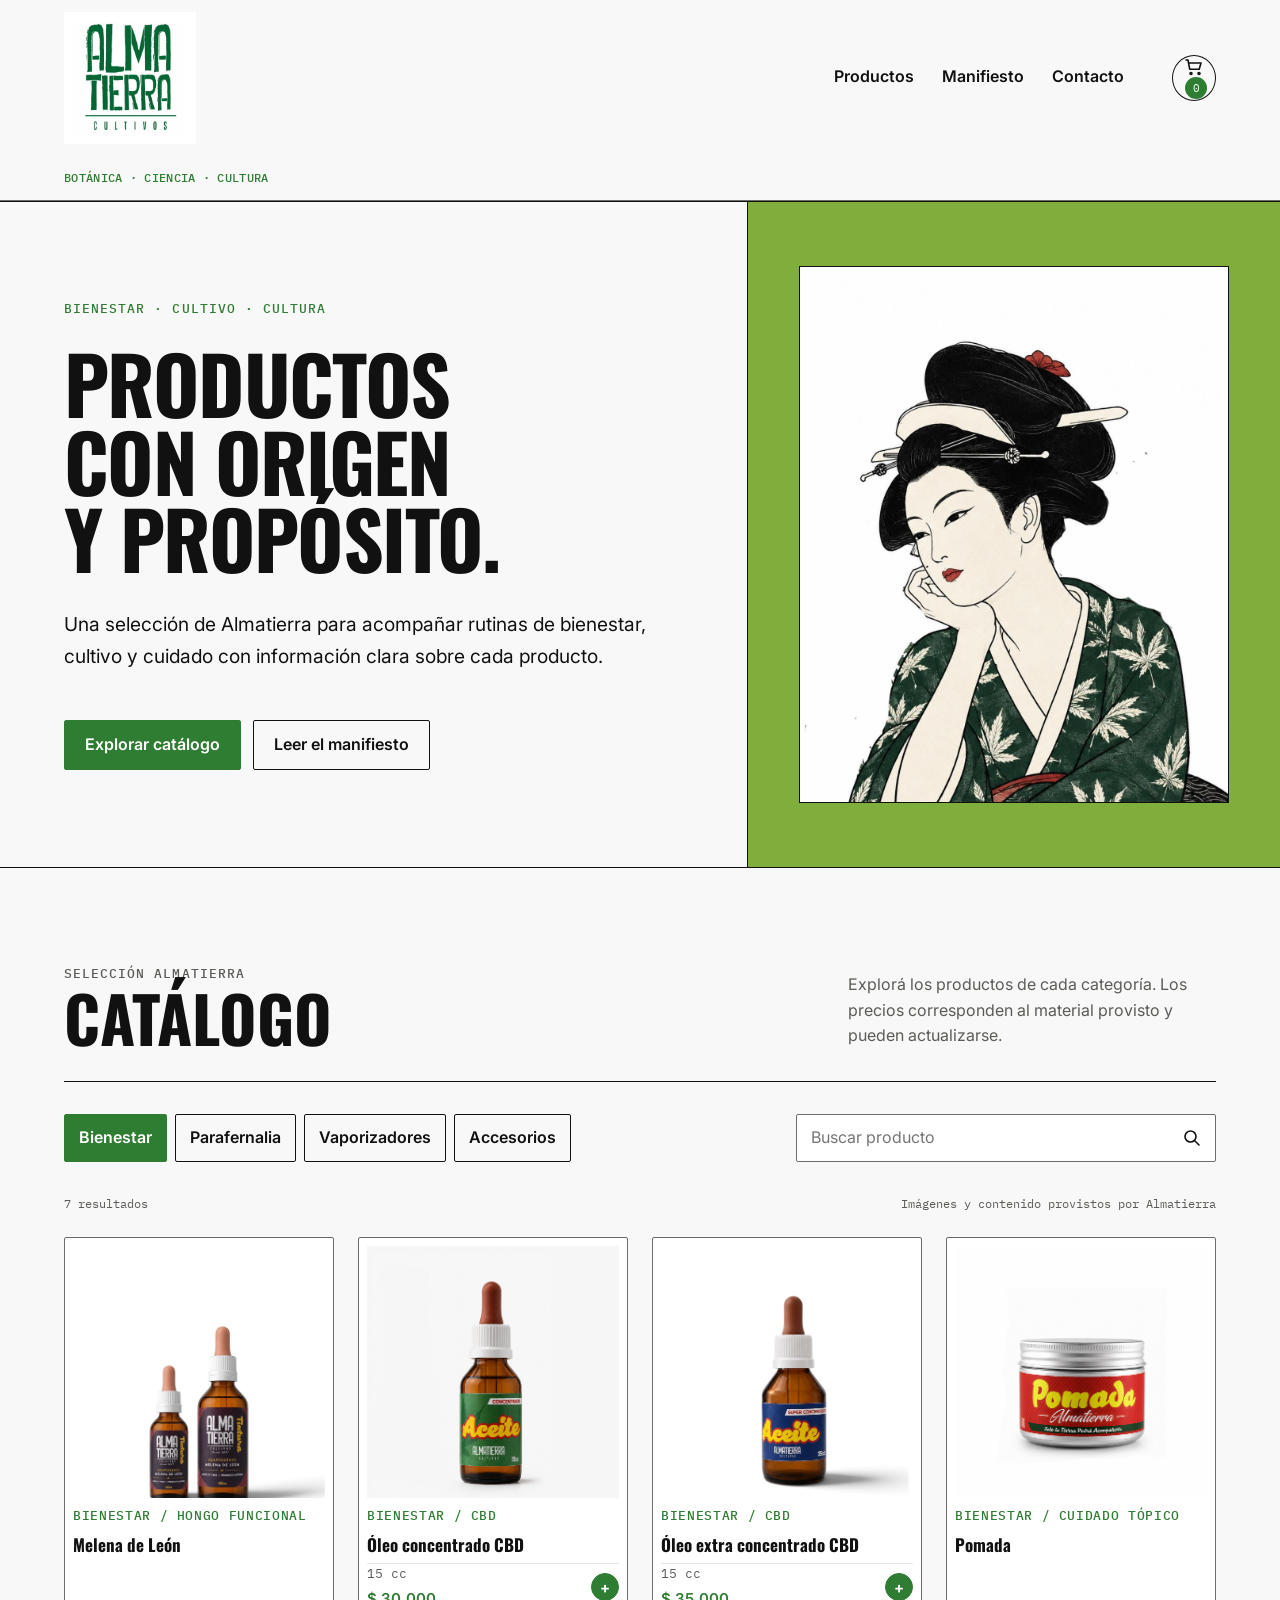
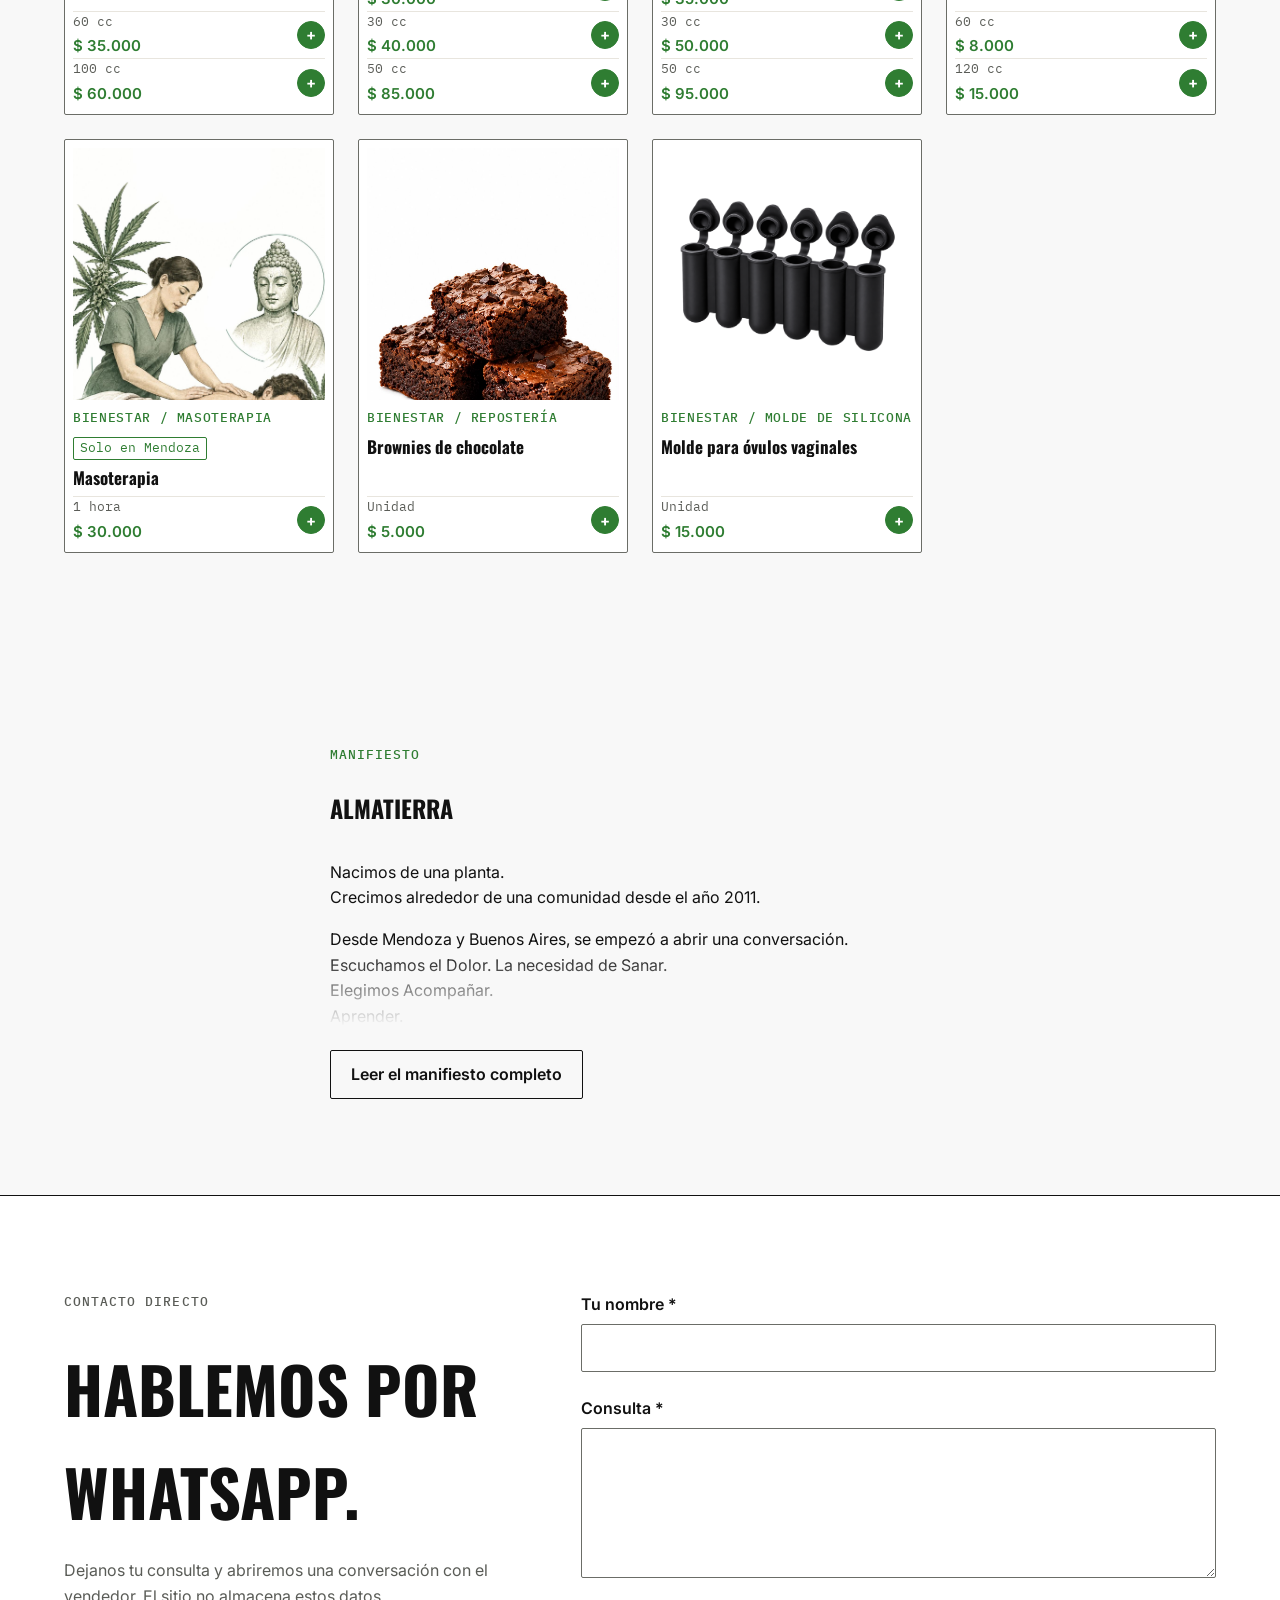
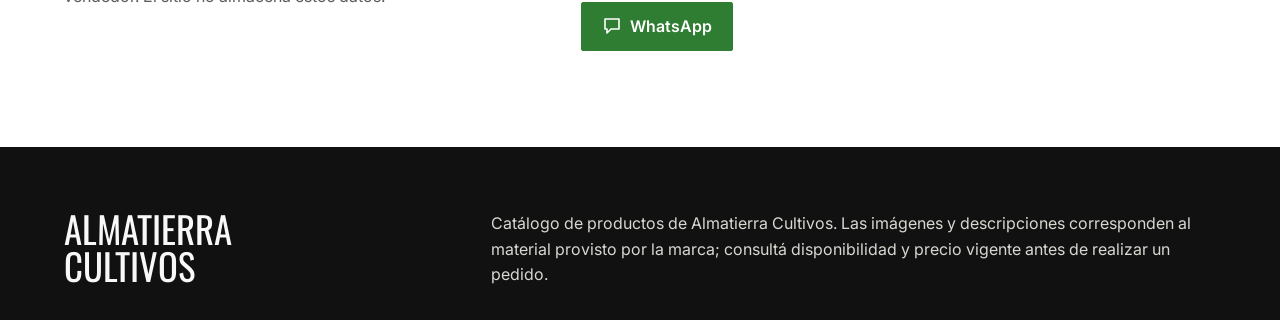
<file: index.html>
<!DOCTYPE html>
<html lang="es">
<head>
  <meta charset="utf-8">
  <meta name="viewport" content="width=device-width, initial-scale=1">
  <meta name="description" content="Catálogo de bienestar, cultivo y parafernalia de Almatierra Cultivos.">
  <title>Almatierra Cultivos — Catálogo</title>
  <link rel="icon" href="assets/almatierra-logo.jpg" type="image/jpeg">
  <link rel="preconnect" href="https://fonts.googleapis.com">
  <link rel="preconnect" href="https://fonts.gstatic.com" crossorigin>
  <link href="https://fonts.googleapis.com/css2?family=IBM+Plex+Mono:wght@400;500&family=Inter:wght@400;500;600&family=Oswald:wght@600;700&display=swap" rel="stylesheet">
  <link rel="stylesheet" href="assets/css/almatierra.css">
</head>
<body>
  <a class="skip-link" href="#contenido">Saltar al contenido</a>

  <header class="site-header">
    <div class="container header-main">
      <a class="brand" href="#inicio" aria-label="Almatierra Cultivos — Inicio">
        <img src="assets/almatierra-logo.jpg" alt="Almatierra Cultivos">
      </a>

      <div class="nav-wrap">
        <nav class="primary-nav" id="primary-nav" aria-label="Navegación principal">
          <ul>
            <li><a href="#catalogo">Productos</a></li>
            <li hidden><a href="#cuaderno">Cuaderno</a></li>
            <li><a href="#manifiesto">Manifiesto</a></li>
            <li><a href="#contacto">Contacto</a></li>
          </ul>
        </nav>
      </div>

      <div class="header-actions">
        <button class="menu-button" type="button" aria-expanded="false" aria-controls="primary-nav">
          <span class="label">Menú</span>
          <svg width="20" height="20" viewBox="0 0 20 20" aria-hidden="true"><path d="M2 5h16M2 10h16M2 15h16" fill="none" stroke="currentColor" stroke-width="1.8"/></svg>
        </button>
        <button class="icon-button" type="button" aria-label="Abrir lista de consulta; 0 productos">
          <svg width="20" height="20" viewBox="0 0 20 20" aria-hidden="true"><path d="M2 3h2l1.7 9.2h9.5L17 6H5M8 16.5a1 1 0 1 1-2 0 1 1 0 0 1 2 0Zm8 0a1 1 0 1 1-2 0 1 1 0 0 1 2 0Z" fill="none" stroke="currentColor" stroke-width="1.6" stroke-linecap="round" stroke-linejoin="round"/></svg>
          <span class="cart-count" aria-hidden="true">0</span>
        </button>
      </div>
    </div>

    <div class="edition-strip">
      <div class="container">
        <span class="edition-mark">Botánica · Ciencia · Cultura</span>
      </div>
    </div>
  </header>

  <main id="contenido">
    <section class="manifesto" id="inicio" aria-labelledby="manifesto-title">
      <div class="manifesto-copy">
        <p class="eyebrow">Bienestar · Cultivo · Cultura</p>
        <h1 id="manifesto-title">Productos con origen y propósito.</h1>
        <p class="manifesto-lead">Una selección de Almatierra para acompañar rutinas de bienestar, cultivo y cuidado con información clara sobre cada producto.</p>
        <div class="manifesto-actions">
          <a class="button button-primary" href="#catalogo">Explorar catálogo</a>
          <a class="button button-secondary" href="#manifiesto">Leer el manifiesto</a>
        </div>
      </div>

      <aside class="manifesto-plate" aria-label="Ilustración de portada">
        <div class="specimen product-specimen">
          <img src="assets/ilustracion-portada.jpg" alt="Ilustración en estilo grabado japonés de una mujer con kimono verde estampado con hojas de cannabis, apoyando el rostro en la mano" width="1080" height="1350">
        </div>
      </aside>
    </section>

    <section class="section" id="catalogo" aria-labelledby="catalog-title">
      <div class="container">
        <div class="section-heading">
          <div>
            <p class="eyebrow">Selección Almatierra</p>
            <h2 id="catalog-title">Catálogo</h2>
          </div>
          <p>Explorá los productos de cada categoría. Los precios corresponden al material provisto y pueden actualizarse.</p>
        </div>

        <div class="catalog-toolbar">
          <div class="categories" id="categories" role="group" aria-label="Filtrar por categoría"></div>

          <form class="search-form" role="search">
            <label for="product-search">Buscar en el catálogo</label>
            <input id="product-search" type="search" placeholder="Buscar producto" autocomplete="off">
            <button class="search-submit" type="submit" aria-label="Buscar">
              <svg width="20" height="20" viewBox="0 0 20 20" aria-hidden="true"><circle cx="8.5" cy="8.5" r="5.5" fill="none" stroke="currentColor" stroke-width="1.6"/><path d="m13 13 4 4" stroke="currentColor" stroke-width="1.6" stroke-linecap="round"/></svg>
            </button>
          </form>
        </div>

        <div class="catalog-note">
          <span id="result-count"></span>
          <span>Imágenes y contenido provistos por Almatierra</span>
        </div>

        <div class="product-grid" id="product-grid" aria-live="polite" aria-busy="true"></div>

        <template id="product-card-template">
          <article class="product-card">
            <figure class="product-media">
              <figcaption></figcaption>
            </figure>
            <p class="product-meta"></p>
            <p class="product-availability" hidden></p>
            <h3 class="product-name">Producto</h3>
            <button class="product-open" type="button" aria-label="Ver detalle del producto"></button>
            <ul class="product-variants"></ul>
          </article>
        </template>

        <template id="variant-row-template">
          <li class="variant-row">
            <span class="variant-information">
              <span class="variant-label"></span>
              <strong class="variant-price"></strong>
            </span>
            <span class="variant-control">
              <button class="quantity-button variant-decrease" type="button" hidden>−</button>
              <output class="variant-quantity" hidden>0</output>
              <button class="quantity-button variant-increase" type="button">+</button>
            </span>
          </li>
        </template>

        <div class="empty-state" id="empty-state" hidden>
          <h3>No hay coincidencias</h3>
          <p>Probá con otro término o elegí “Todos”.</p>
        </div>
      </div>
    </section>

    <section class="editorial-block" id="cuaderno" aria-labelledby="editorial-title" hidden>
      <div class="editorial-index">
        <strong>02</strong>
        <span>Cuaderno / Ciencia y cultura</span>
      </div>
      <div class="editorial-copy">
        <p class="eyebrow">Conocer también es cuidar</p>
        <h2 id="editorial-title">Una interfaz para aprender mientras se cultiva.</h2>
        <blockquote>“La marca aparece como sello editorial, no como publicidad invasiva.”</blockquote>
        <cite>Manual de identidad digital · Principio rector</cite>
      </div>
    </section>

    <section class="section manifesto-section" id="manifiesto" aria-labelledby="manifesto-section-title">
      <div class="container">
        <p class="eyebrow">Manifiesto</p>
        <h2 id="manifesto-section-title">Almatierra</h2>

        <div class="manifesto-text" id="manifesto-text">
          <p>Nacimos de una planta.<br>Crecimos alrededor de una comunidad desde el año 2011.</p>
          <p>Desde Mendoza y Buenos Aires, se empezó a abrir una conversación.<br>Escuchamos el Dolor. La necesidad de Sanar.<br>Elegimos Acompañar.<br>Aprender.<br>Compartir.</p>
          <p>Esta conversación se expandió. Encontramos colegas, oyentes. Usuarios que se convierten en Amigos/as.<br>Qué se vuelven Familia.<br>Elegimos cuidarnos, cuidarte lo más posible.<br>Cada vez que tocas nuestra puerta.</p>
          <p>Creemos que el cannabis es una poderosa herramienta terapéutica. El conocimiento, una forma de libertad. Libertad para poder elegir la Salud. Es un Derecho, y sobre todo una forma de Vida.</p>
          <p>También creemos en algo más grande: El camino a transformar nuestro bienestar, es mejor acompañado.<br>Por eso hacemos comunidad.<br>Nos ayudamos.<br>Investigamos.<br>Escuchamos.<br>Aprendemos.</p>
          <p>Con información, experiencia y respeto por cada historia.</p>
          <p>Almatierra es una forma de vivir la planta, vernos reflejados en ella. También en las personas que acompañan. Creemos que el bienestar no se reduce a una fórmula: es un proceso.<br>Un camino.<br>Y queremos recorrerlo Juntos.</p>
        </div>

        <button class="button button-secondary manifesto-toggle" id="manifesto-toggle" type="button" aria-expanded="false" aria-controls="manifesto-text">Leer el manifiesto completo</button>
      </div>
    </section>
  <section class="section contact-section" id="contacto" aria-labelledby="contact-title">
    <div class="container contact-grid">
      <div class="contact-copy">
        <p class="eyebrow">Contacto directo</p>
        <h2 id="contact-title">Hablemos por WhatsApp.</h2>
        <p>Dejanos tu consulta y abriremos una conversación con el vendedor. El sitio no almacena estos datos.</p>
      </div>
      <form class="contact-form" id="contact-form">
        <div class="form-field">
          <label for="contact-name">Tu nombre <span aria-hidden="true">*</span></label>
          <input id="contact-name" name="contactName" type="text" autocomplete="name" required maxlength="80">
        </div>
        <div class="form-field">
          <label for="contact-message">Consulta <span aria-hidden="true">*</span></label>
          <textarea id="contact-message" name="contactMessage" required maxlength="700" rows="5"></textarea>
        </div>
        <button class="button button-primary icon-action contact-submit" type="submit" aria-label="Enviar consulta por WhatsApp">
          <svg width="20" height="20" viewBox="0 0 20 20" aria-hidden="true"><path d="M3 3h14v10H9l-4 4v-4H3V3Z" fill="none" stroke="currentColor" stroke-width="1.6" stroke-linejoin="round"/></svg>
          <span>WhatsApp</span>
        </button>
      </form>
    </div>
  </section>

  </main>

  <footer class="site-footer">
    <div class="container">
      <div class="footer-grid">
        <div class="footer-mark">Almatierra<br>Cultivos</div>
        <p class="footer-copy">Catálogo de productos de Almatierra Cultivos. Las imágenes y descripciones corresponden al material provisto por la marca; consultá disponibilidad y precio vigente antes de realizar un pedido.</p>
      </div>
    </div>
  </footer>

  <dialog class="cart-dialog" id="cart-dialog" aria-labelledby="cart-title" aria-describedby="cart-disclaimer">
    <div class="cart-dialog-header">
      <div>
        <p class="eyebrow">Selección personal</p>
        <h2 id="cart-title">Carrito</h2>
      </div>
      <button class="cart-close cart-close-icon" type="button" aria-label="Cerrar lista de consulta">
        <svg width="20" height="20" viewBox="0 0 20 20" aria-hidden="true"><path d="M4 4l12 12M16 4 4 16" fill="none" stroke="currentColor" stroke-width="1.8" stroke-linecap="round"/></svg>
      </button>
    </div>
    <form class="order-form" id="whatsapp-order-form">
      <div class="cart-dialog-body">
        <p class="cart-summary" id="cart-summary" tabindex="-1">La lista de consulta está vacía.</p>

        <section class="cart-group" id="cart-priced-group" hidden aria-labelledby="cart-priced-title">
          <h3 class="cart-group-title" id="cart-priced-title">Con precio</h3>
          <ul class="cart-items" id="cart-items"></ul>
          <p class="cart-total" id="cart-total">Total: $0</p>
        </section>

        <section class="cart-group" id="cart-quote-group" hidden aria-labelledby="cart-quote-title">
          <h3 class="cart-group-title" id="cart-quote-title">A coordinar por WhatsApp</h3>
          <ul class="cart-items" id="cart-quote-items"></ul>
          <p class="cart-quote-total" id="cart-quote-total"></p>
        </section>

        <div class="cart-clear-row" id="cart-clear-row" hidden>
          <button class="cart-clear" id="cart-clear" type="button">Vaciar carrito</button>
        </div>
        <p class="cart-disclaimer" id="cart-disclaimer">La presentación, disponibilidad, entrega y forma de pago se coordinan por WhatsApp.</p>

        <div class="order-fields">
          <h3>Datos del comprador</h3>
          <div class="form-field">
            <label for="buyer-name">Nombre <span aria-hidden="true">*</span></label>
            <input id="buyer-name" name="buyerName" type="text" autocomplete="name" required maxlength="80">
          </div>
          <div class="form-field">
            <label for="buyer-locality">Localidad o barrio</label>
            <input id="buyer-locality" name="buyerLocality" type="text" autocomplete="address-level2" maxlength="100">
          </div>
          <div class="form-field">
            <label for="buyer-comments">Comentarios</label>
            <textarea id="buyer-comments" name="buyerComments" maxlength="500" rows="3"></textarea>
            <p class="field-hint">No incluyas información sensible. Los detalles restantes se coordinan por WhatsApp.</p>
          </div>
          <p class="privacy-note">Estos datos se usan únicamente para preparar el mensaje en tu navegador; no se almacenan en este sitio.</p>
        </div>
      </div>
      <div class="cart-dialog-actions">
        <button class="button button-secondary icon-action cart-close" type="button" aria-label="Seguir explorando">
          <svg width="20" height="20" viewBox="0 0 20 20" aria-hidden="true"><path d="m12.5 4-6 6 6 6" fill="none" stroke="currentColor" stroke-width="1.8" stroke-linecap="round" stroke-linejoin="round"/></svg>
          <span>Seguir</span>
        </button>
        <button class="button button-primary icon-action whatsapp-submit" type="submit" disabled aria-label="Enviar pedido por WhatsApp">
          <svg width="20" height="20" viewBox="0 0 20 20" aria-hidden="true"><path d="M3 3h14v10H9l-4 4v-4H3V3Z" fill="none" stroke="currentColor" stroke-width="1.6" stroke-linejoin="round"/></svg>
          <span>WhatsApp</span>
        </button>
      </div>
    </form>
  </dialog>

  <dialog class="cart-dialog product-dialog" id="product-dialog" aria-labelledby="product-dialog-title">
    <div class="cart-dialog-header">
      <div>
        <p class="eyebrow" id="product-dialog-eyebrow"></p>
        <h2 id="product-dialog-title" tabindex="-1">Detalle del producto</h2>
      </div>
      <button class="product-dialog-close cart-close-icon" type="button" aria-label="Cerrar detalle del producto">
        <svg width="20" height="20" viewBox="0 0 20 20" aria-hidden="true"><path d="M4 4l12 12M16 4 4 16" fill="none" stroke="currentColor" stroke-width="1.8" stroke-linecap="round"/></svg>
      </button>
    </div>
    <div class="cart-dialog-body" id="product-dialog-body">
      <div class="product-gallery" id="product-gallery"></div>
      <p class="product-dialog-tagline" id="product-dialog-tagline" hidden></p>
      <p class="product-dialog-description" id="product-dialog-description"></p>
      <ul class="product-specs" id="product-dialog-specs" hidden></ul>
      <section id="product-dialog-includes-group" hidden aria-labelledby="product-dialog-includes-title">
        <h3 class="product-dialog-subtitle" id="product-dialog-includes-title">Incluye</h3>
        <ul class="product-includes" id="product-dialog-includes"></ul>
      </section>
      <ul class="product-notes" id="product-dialog-notes" hidden></ul>
      <p class="product-availability-note" id="product-dialog-availability" hidden></p>
      <p class="product-quote-note" id="product-dialog-quote-note" hidden></p>
      <section aria-labelledby="product-dialog-variants-title">
        <h3 class="product-dialog-subtitle" id="product-dialog-variants-title">Presentación</h3>
        <ul class="product-variants" id="product-dialog-variants"></ul>
      </section>
    </div>
    <div class="cart-dialog-actions">
      <button class="button button-secondary icon-action product-dialog-close" type="button" aria-label="Seguir explorando">
        <svg width="20" height="20" viewBox="0 0 20 20" aria-hidden="true"><path d="m12.5 4-6 6 6 6" fill="none" stroke="currentColor" stroke-width="1.8" stroke-linecap="round" stroke-linejoin="round"/></svg>
        <span>Seguir</span>
      </button>
      <button class="button button-primary icon-action" id="product-dialog-cart" type="button" aria-label="Ver el carrito">
        <svg width="20" height="20" viewBox="0 0 20 20" aria-hidden="true"><path d="M3 4h2l2 9h8l2-6H6" fill="none" stroke="currentColor" stroke-width="1.6" stroke-linecap="round" stroke-linejoin="round"/><circle cx="8.5" cy="16" r="1.2" fill="currentColor"/><circle cx="14.5" cy="16" r="1.2" fill="currentColor"/></svg>
        <span>Ver carrito</span>
      </button>
    </div>
  </dialog>

  <button class="cart-fab" id="cart-fab" type="button" hidden>
    <svg width="24" height="24" viewBox="0 0 20 20" aria-hidden="true"><path d="M3 4h2l2 9h8l2-6H6" fill="none" stroke="currentColor" stroke-width="1.6" stroke-linecap="round" stroke-linejoin="round"/><circle cx="8.5" cy="16" r="1.2" fill="currentColor"/><circle cx="14.5" cy="16" r="1.2" fill="currentColor"/></svg>
    <span class="cart-fab-count" id="cart-fab-count" aria-hidden="true">0</span>
  </button>

  <div class="status-message" id="status-message" role="status" aria-live="polite"></div>

  <script src="assets/js/catalogo.js?v=20261025-categories" defer></script>
</body>
</html>
</file>
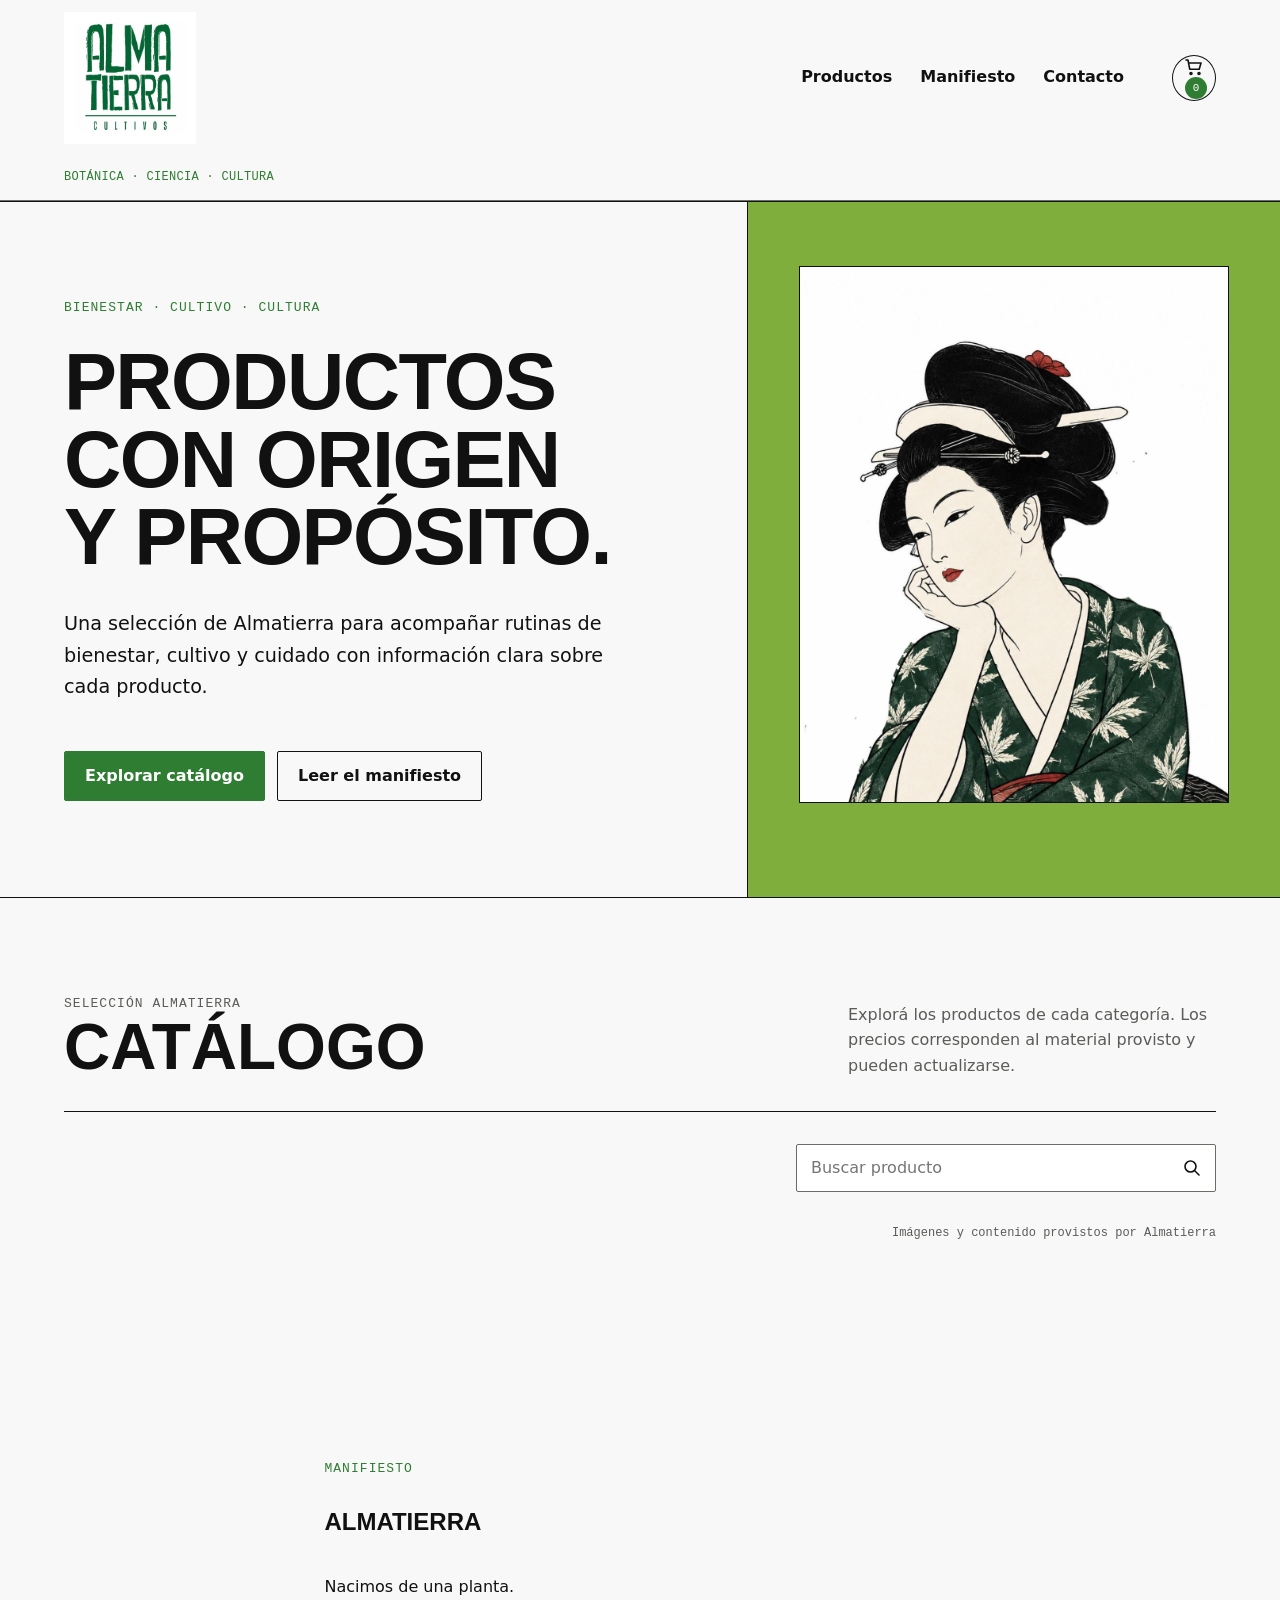
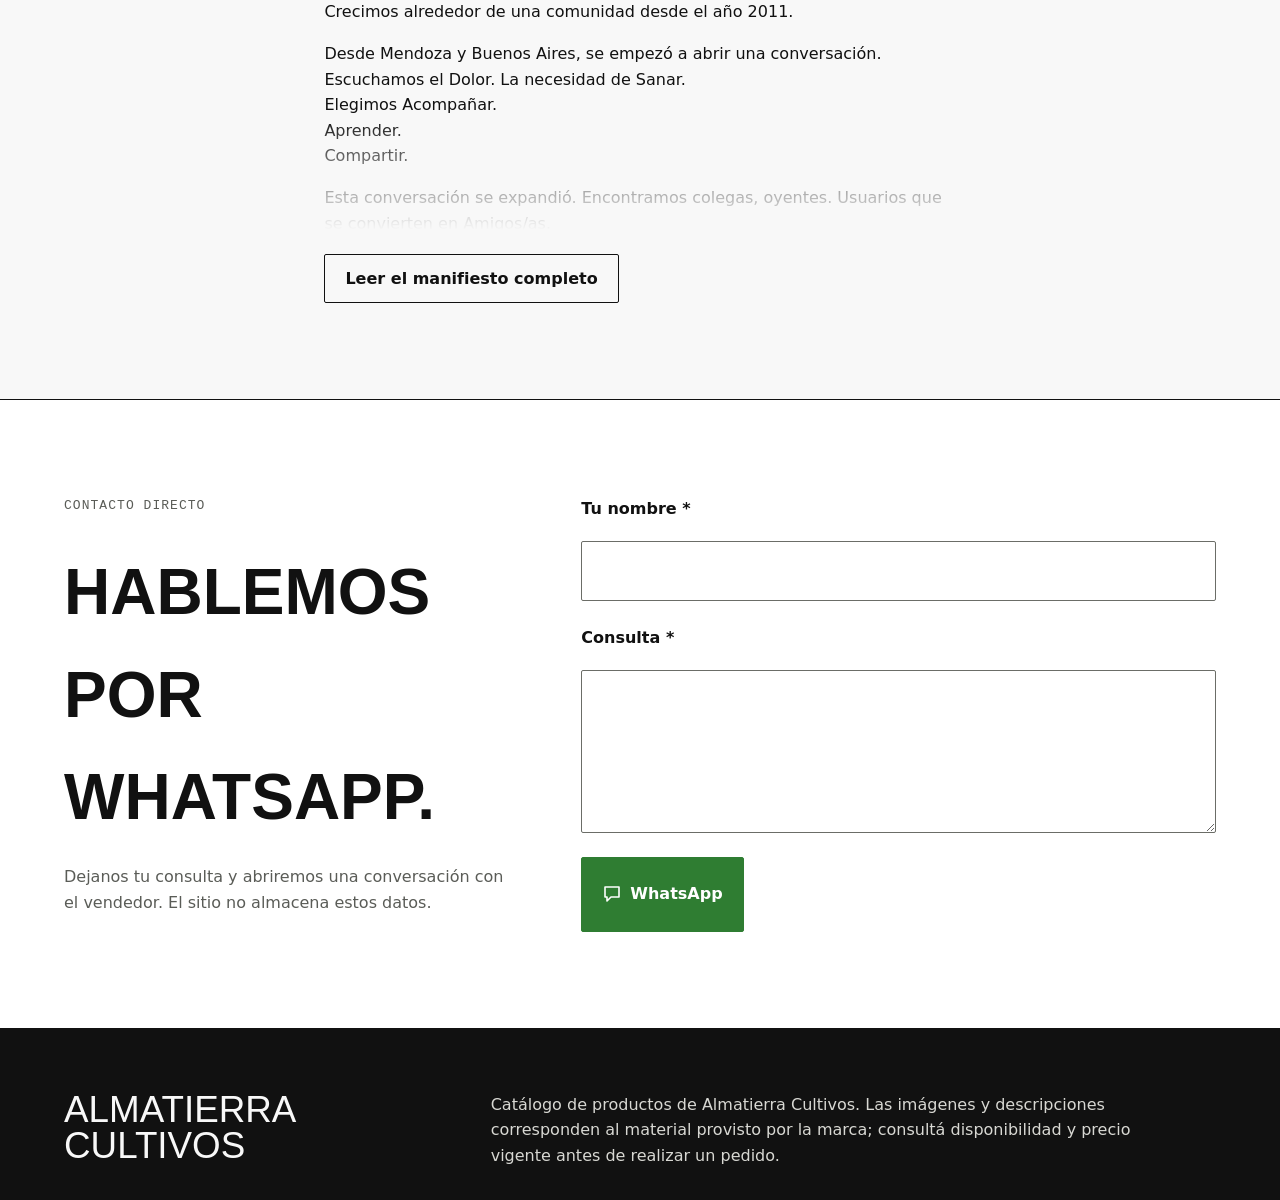
<file: design-preview.html>
<!DOCTYPE html>
<html lang="es">
<head>
  <meta charset="utf-8">
  <meta name="viewport" content="width=device-width, initial-scale=1">
  <meta http-equiv="refresh" content="0; url=./index.html">
  <link rel="canonical" href="./index.html">
  <title>Almatierra Cultivos</title>
</head>
<body>
  <p>El catálogo ahora está en <a href="./index.html">Almatierra Cultivos</a>.</p>
</body>
</html>
</file>
<file: assets/css/almatierra.css>
:root {
  --brand: #2f7d32;
  --brand-hover: #266729;
  --brand-active: #1d5220;
  --brand-light: #7fae3c;
  --ink: #111111;
  --paper: #f8f8f8;
  --surface: #ffffff;
  --warm-gray: #e8e5de;
  --muted: #5a5c57;
  --border: #6b6d67;
  --focus: #2f7d32;
  --display: "Oswald", "Arial Narrow", sans-serif;
  --body: "Inter", system-ui, sans-serif;
  --mono: "IBM Plex Mono", ui-monospace, monospace;
  --container: 1280px;
  --space-1: 4px;
  --space-2: 8px;
  --space-3: 16px;
  --space-4: 24px;
  --space-5: 32px;
  --space-6: 48px;
  --space-7: 64px;
  --space-8: 96px;
  --radius: 2px;
}

*, *::before, *::after { box-sizing: border-box; }

html { scroll-behavior: smooth; }

body {
  margin: 0;
  min-width: 320px;
  color: var(--ink);
  background: var(--paper);
  font-family: var(--body);
  font-size: 16px;
  line-height: 1.6;
}

button, input { font: inherit; }
button, a { -webkit-tap-highlight-color: transparent; }
img { display: block; max-width: 100%; }
a { color: inherit; }

:focus-visible {
  outline: 3px solid var(--focus);
  outline-offset: 3px;
}

.skip-link {
  position: fixed;
  z-index: 100;
  top: 12px;
  left: 12px;
  padding: 10px 14px;
  color: #fff;
  background: var(--brand);
  transform: translateY(-160%);
}

.skip-link:focus { transform: translateY(0); }

.container {
  width: min(calc(100% - 128px), var(--container));
  margin-inline: auto;
}

.site-header {
  position: relative;
  z-index: 20;
  border-bottom: 1px solid var(--ink);
  background: var(--paper);
}

.header-main {
  display: grid;
  grid-template-columns: 132px minmax(0, 1fr) auto;
  align-items: center;
  min-height: 156px;
  gap: var(--space-6);
}

.brand {
  display: block;
  width: 132px;
  height: 132px;
  padding: 10px;
  background: var(--surface);
}

.brand img {
  width: 100%;
  height: 100%;
  object-fit: contain;
}

.nav-wrap {
  display: flex;
  align-items: center;
  justify-content: flex-end;
  gap: var(--space-5);
  min-width: 0;
}

.primary-nav ul {
  display: flex;
  flex-wrap: wrap;
  align-items: center;
  gap: 8px 28px;
  margin: 0;
  padding: 0;
  list-style: none;
}

.primary-nav a {
  display: inline-flex;
  align-items: center;
  min-height: 44px;
  border-bottom: 2px solid transparent;
  font-weight: 600;
  text-decoration: none;
}

.primary-nav a:hover { border-bottom-color: var(--brand); }

.header-actions {
  display: flex;
  align-items: center;
  gap: 8px;
}

.icon-button, .menu-button {
  display: inline-grid;
  place-items: center;
  min-width: 44px;
  min-height: 44px;
  border: 1px solid var(--ink);
  border-radius: 50%;
  color: var(--ink);
  background: transparent;
  cursor: pointer;
}

.icon-button:hover, .menu-button:hover { background: var(--warm-gray); }
.menu-button { display: none; border-radius: var(--radius); }

.cart-count {
  display: inline-grid;
  place-items: center;
  min-width: 22px;
  height: 22px;
  margin-left: 4px;
  padding-inline: 5px;
  border-radius: 999px;
  color: #fff;
  background: var(--brand);
  font-family: var(--mono);
  font-size: 11px;
  line-height: 1;
}

.edition-strip {
  border-bottom: 1px solid var(--border);
}

.edition-strip .container {
  display: flex;
  align-items: center;
  justify-content: space-between;
  min-height: 44px;
  gap: var(--space-3);
  font-family: var(--mono);
  font-size: 12px;
  letter-spacing: .025em;
  text-transform: uppercase;
}

.edition-mark { color: var(--brand); font-weight: 500; }

.manifesto {
  display: grid;
  grid-template-columns: minmax(0, 7fr) minmax(280px, 5fr);
  min-height: 640px;
  border-bottom: 1px solid var(--ink);
}

.manifesto-copy {
  display: flex;
  flex-direction: column;
  justify-content: center;
  padding: var(--space-8) clamp(40px, 6vw, 96px) var(--space-8) max(64px, calc((100vw - var(--container)) / 2));
}

.eyebrow {
  margin: 0 0 var(--space-4);
  color: var(--brand);
  font-family: var(--mono);
  font-size: 13px;
  font-weight: 500;
  letter-spacing: .08em;
  text-transform: uppercase;
}

h1, h2, h3 {
  margin: 0;
  font-family: var(--display);
  text-wrap: balance;
}

h1 {
  max-width: 850px;
  font-size: clamp(3rem, 6.2vw, 6.6rem);
  line-height: .98;
  letter-spacing: -.02em;
  text-transform: uppercase;
}

.manifesto-lead {
  max-width: 700px;
  margin: var(--space-5) 0 0;
  font-size: clamp(1.05rem, 1.5vw, 1.3rem);
  line-height: 1.65;
  text-wrap: pretty;
}

.manifesto-actions {
  display: flex;
  flex-wrap: wrap;
  gap: 12px;
  margin-top: var(--space-6);
}

.button {
  display: inline-flex;
  align-items: center;
  justify-content: center;
  min-height: 48px;
  padding: 11px 20px;
  border: 1px solid var(--ink);
  border-radius: var(--radius);
  font-weight: 600;
  text-decoration: none;
  cursor: pointer;
}

.button-primary {
  border-color: var(--brand);
  color: #fff;
  background: var(--brand);
}

.button-primary:hover { border-color: var(--brand-hover); background: var(--brand-hover); }
.button-primary:active { border-color: var(--brand-active); background: var(--brand-active); }
.button-secondary { color: var(--ink); background: transparent; }
.button-secondary:hover { background: var(--warm-gray); }

.manifesto-plate {
  display: grid;
  grid-template-rows: auto 1fr auto;
  min-width: 0;
  padding: var(--space-7) clamp(28px, 4vw, 64px);
  color: var(--ink);
  background: var(--brand-light);
  border-left: 1px solid var(--ink);
}

.plate-index, .plate-caption {
  font-family: var(--mono);
  font-size: 12px;
  letter-spacing: .06em;
  text-transform: uppercase;
}

.specimen {
  /* Flex para centrar: con display:block el height:100% de la imagen no
     resuelve contra un alto que sale de min-height y la foto quedaba
     pegada arriba con un hueco debajo. */
  position: relative;
  display: flex;
  align-items: center;
  justify-content: center;
  align-self: center;
  min-height: 350px;
  border: 1px solid var(--ink);
  background: var(--paper);
  overflow: hidden;
}

.specimen::before, .specimen::after {
  content: "";
  position: absolute;
  inset: 10% 50%;
  width: 1px;
  background: var(--ink);
  transform-origin: bottom;
}

.specimen::before { transform: rotate(28deg); }
.specimen::after { transform: rotate(-31deg); }

.specimen-rings {
  position: absolute;
  inset: 16% 12%;
  border: 1px solid var(--ink);
  border-radius: 50%;
}

.specimen-rings::before,
.specimen-rings::after {
  content: "";
  position: absolute;
  border: 1px solid var(--ink);
  border-radius: 50%;
}

.specimen-rings::before { inset: 14%; }
.specimen-rings::after { inset: 31%; }

.specimen-label {
  position: absolute;
  right: 16px;
  bottom: 14px;
  max-width: 180px;
  margin: 0;
  padding: 6px 8px;
  color: var(--paper);
  background: var(--ink);
  font-family: var(--mono);
  font-size: 11px;
  line-height: 1.4;
}

.section { padding-block: var(--space-8); }

.section-heading {
  display: grid;
  grid-template-columns: minmax(0, 8fr) minmax(240px, 4fr);
  align-items: end;
  gap: var(--space-6);
  padding-bottom: var(--space-5);
  border-bottom: 1px solid var(--ink);
}

.section-heading h2 {
  font-size: clamp(2.5rem, 5vw, 4.8rem);
  line-height: 1;
  text-transform: uppercase;
}

.section-heading p { margin: 0; color: var(--muted); text-wrap: pretty; }

.catalog-toolbar {
  display: grid;
  grid-template-columns: minmax(0, 1fr) minmax(260px, 420px);
  gap: var(--space-4);
  margin-block: var(--space-5);
}

.categories {
  display: flex;
  flex-wrap: wrap;
  gap: 8px;
}

.category-button {
  min-height: 44px;
  padding: 8px 14px;
  border: 1px solid var(--ink);
  border-radius: var(--radius);
  color: var(--ink);
  background: transparent;
  font-weight: 600;
  cursor: pointer;
}

.category-button:hover { background: var(--warm-gray); }
.category-button[aria-pressed="true"] { border-color: var(--brand); color: #fff; background: var(--brand); }

.search-form { position: relative; }

.search-form label { position: absolute; width: 1px; height: 1px; overflow: hidden; clip: rect(0 0 0 0); }
.search-form input {
  width: 100%;
  min-height: 48px;
  padding: 10px 48px 10px 14px;
  border: 1px solid var(--border);
  border-radius: var(--radius);
  color: var(--ink);
  background: var(--surface);
}

.search-submit {
  position: absolute;
  top: 2px;
  right: 2px;
  display: grid;
  place-items: center;
  width: 44px;
  height: 44px;
  border: 0;
  color: var(--ink);
  background: transparent;
  cursor: pointer;
}

.search-submit:hover { background: var(--warm-gray); }

.catalog-note {
  display: flex;
  justify-content: space-between;
  gap: var(--space-4);
  margin-bottom: var(--space-4);
  color: var(--muted);
  font-family: var(--mono);
  font-size: 12px;
}

[hidden] { display: none !important; }

.product-grid {
  display: grid;
  grid-template-columns: repeat(4, minmax(0, 1fr));
  gap: var(--space-4);
}

@media (min-width: 1360px) {
  .product-grid { grid-template-columns: repeat(5, minmax(0, 1fr)); }
}

.product-card {
  position: relative;
  display: flex;
  flex-direction: column;
  gap: var(--space-2);
  min-width: 0;
  padding: var(--space-2);
  border: 1px solid var(--border);
  border-radius: var(--radius);
  background: var(--surface);
  transition: transform 160ms ease, border-color 160ms ease;
}

.product-card:hover { transform: translateY(-2px); border-color: var(--ink); }
.product-card:focus-within { border-color: var(--ink); }

/* Disparador estirado: cubre la tarjeta por debajo de los steppers,
   asi no hay interactivos anidados y el HTML sigue siendo valido. */
.product-open {
  position: absolute;
  inset: 0;
  z-index: 0;
  border: 0;
  border-radius: var(--radius);
  background: transparent;
  cursor: pointer;
}

.product-media {
  position: relative;
  display: grid;
  place-items: center;
  aspect-ratio: 1 / 1;
  margin: 0;
  background: var(--surface);
  overflow: hidden;
}

.product-media img {
  width: 100%;
  height: 100%;
  min-width: 0;
  object-fit: contain;
  background: var(--surface);
}

.product-media figcaption {
  position: absolute;
  width: 1px;
  height: 1px;
  overflow: hidden;
  clip: rect(0 0 0 0);
  white-space: nowrap;
}

.product-meta {
  margin: 0;
  color: var(--brand);
  font-family: var(--mono);
  font-size: 13px;
  font-weight: 500;
  letter-spacing: .05em;
  text-transform: uppercase;
}

.product-name {
  display: -webkit-box;
  margin: 0;
  overflow: hidden;
  font-size: 1.0625rem;
  line-height: 1.18;
  text-transform: none;
  -webkit-box-orient: vertical;
  -webkit-line-clamp: 2;
  line-clamp: 2;
}

.product-specs,
.product-variants {
  display: grid;
  margin: 0;
  padding: 0;
  color: var(--ink);
  list-style: none;
}

.product-specs {
  gap: 4px;
  margin-bottom: var(--space-4);
  font-family: var(--mono);
  font-size: 13px;
}

.product-variants { position: relative; z-index: 1; margin-top: auto; }

.product-specs li {
  display: flex;
  align-items: center;
  justify-content: space-between;
  gap: 12px;
  min-height: 52px;
  border-bottom: 1px solid var(--warm-gray);
}

.variant-row {
  display: flex;
  align-items: center;
  justify-content: space-between;
  gap: 8px;
  min-height: 44px;
  border-top: 1px solid var(--warm-gray);
}

.variant-information { display: grid; gap: 2px; min-width: 0; }

.variant-label {
  color: var(--muted);
  font-family: var(--mono);
  font-size: 13px;
}

.variant-price {
  color: var(--brand);
  font-size: 15px;
  font-weight: 600;
}

.variant-price.is-quote { color: var(--muted); }

.variant-control {
  display: flex;
  flex: 0 0 auto;
  align-items: center;
  gap: 6px;
}

/* 28px a la vista, 44px de area tactil via ::before. */
.quantity-button {
  position: relative;
  display: inline-grid;
  width: 28px;
  height: 28px;
  flex: 0 0 auto;
  place-items: center;
  border: 1px solid var(--brand);
  border-radius: 50%;
  color: #fff;
  background: var(--brand);
  font-family: var(--body);
  font-size: 15px;
  font-weight: 700;
  line-height: 1;
  cursor: pointer;
}

.quantity-button::before {
  content: "";
  position: absolute;
  inset: -8px;
}

.quantity-button:disabled {
  border-color: var(--warm-gray);
  color: var(--muted);
  background: var(--warm-gray);
  cursor: not-allowed;
}

.quantity-button:not(:disabled):hover { border-color: var(--brand-hover); background: var(--brand-hover); }

.variant-quantity {
  min-width: 18px;
  font-family: var(--mono);
  font-size: 14px;
  font-weight: 700;
  text-align: center;
}

/* Restriccion de disponibilidad: va en la tarjeta, no solo en la ficha,
   porque condiciona la compra y no puede descubrirse al final. */
.product-availability {
  display: inline-flex;
  align-self: flex-start;
  margin: 0;
  padding: 2px 6px;
  border: 1px solid var(--brand);
  border-radius: var(--radius);
  color: var(--brand);
  font-family: var(--mono);
  font-size: 13px;
  line-height: 1.3;
}

.product-availability-note {
  margin: 0 0 var(--space-3);
  padding: var(--space-2) var(--space-3);
  border-left: 2px solid var(--brand);
  background: var(--paper);
  font-size: 15px;
  font-weight: 600;
}

.cart-item-availability {
  color: var(--brand);
  font-family: var(--mono);
  font-size: 13px;
}

.product-quote-note {
  margin: 0;
  color: var(--muted);
  font-family: var(--mono);
  font-size: 13px;
}

.product-specimen::before,
.product-specimen::after { display: none; }

.product-specimen img {
  width: 100%;
  max-height: 100%;
  height: 100%;
  object-fit: contain;
  background: var(--surface);
}

.empty-state {
  padding: var(--space-6);
  border: 1px solid var(--ink);
  background: var(--surface);
  text-align: center;
}

.editorial-block {
  display: grid;
  grid-template-columns: 4fr 8fr;
  border-block: 1px solid var(--ink);
}

.editorial-index {
  padding: var(--space-7) var(--space-5);
  color: var(--ink);
  background: var(--brand-light);
  border-right: 1px solid var(--ink);
}

.editorial-index strong {
  display: block;
  font-family: var(--display);
  font-size: clamp(5rem, 10vw, 10rem);
  line-height: .8;
}

.editorial-index span { font-family: var(--mono); font-size: 12px; text-transform: uppercase; }

.editorial-copy { padding: var(--space-7) clamp(28px, 6vw, 96px); }
.editorial-copy h2 { font-size: clamp(2.5rem, 5vw, 5rem); line-height: 1; text-transform: uppercase; }
.editorial-copy blockquote {
  max-width: 850px;
  margin: var(--space-5) 0 0;
  font-size: clamp(1.3rem, 2.1vw, 2rem);
  line-height: 1.45;
}
.editorial-copy cite { display: block; margin-top: var(--space-4); font-family: var(--mono); font-size: 12px; font-style: normal; text-transform: uppercase; }

.contact-section { border-top: 1px solid var(--ink); background: var(--surface); }
.contact-grid {
  display: grid;
  grid-template-columns: minmax(0, 5fr) minmax(320px, 7fr);
  gap: var(--space-7);
}
.contact-copy h2 { font-size: clamp(2.5rem, 5vw, 4.8rem); text-transform: uppercase; }
.contact-copy p { max-width: 520px; color: var(--muted); }
.contact-form { display: grid; gap: var(--space-4); }
.contact-submit { justify-self: start; }
.icon-action { display: inline-flex; align-items: center; justify-content: center; gap: 8px; }

.site-footer {
  padding-block: var(--space-7) var(--space-5);
  color: var(--paper);
  background: var(--ink);
}

.footer-grid {
  display: grid;
  grid-template-columns: minmax(220px, 4fr) minmax(0, 8fr);
  gap: var(--space-7);
}

.footer-mark {
  font-family: var(--display);
  font-size: 2.3rem;
  line-height: 1;
  text-transform: uppercase;
}

.footer-copy { max-width: 700px; margin: 0; color: #d8d8d3; }
.footer-meta { margin: var(--space-6) 0 0; padding-top: var(--space-4); border-top: 1px solid #777; font-family: var(--mono); font-size: 11px; }

.cart-dialog {
  width: min(560px, calc(100% - 40px));
  max-height: calc(100dvh - 40px);
  margin: auto;
  padding: 0;
  border: 1px solid var(--ink);
  color: var(--ink);
  background: var(--surface);
  overflow: hidden;
}

.cart-dialog[open] { display: flex; flex-direction: column; }
.cart-dialog::backdrop { background: rgb(17 17 17 / 52%); }
.cart-dialog { box-shadow: 0 24px 60px rgb(17 17 17 / 22%); }

.cart-group { margin-bottom: var(--space-4); }
.cart-group:last-of-type { margin-bottom: 0; }

.cart-group-title {
  margin: 0 0 var(--space-2);
  color: var(--muted);
  font-family: var(--mono);
  font-size: 13px;
  font-weight: 500;
  letter-spacing: .05em;
  text-transform: uppercase;
}

.cart-quote-total {
  margin: var(--space-2) 0 0;
  color: var(--muted);
  font-size: 15px;
}

/* ---------- modal de detalle ---------- */

.product-dialog {
  width: min(760px, calc(100% - 40px));
  /* Altura fija: el modal mide igual para todos los productos, no salta
     entre uno de dos lineas y otro con notas y lista de incluye. */
  height: min(760px, calc(100dvh - 40px));
}

/* El h2 recibe el foco al abrir para que un lector de pantalla anuncie
   el producto; es tabindex=-1, no se alcanza con Tab, y el anillo verde
   sobre el titulo solo confunde. */
#product-dialog-title:focus { outline: none; }

/* Ninguna barra horizontal: lo que no entra se parte o se recorta. */
.product-dialog .cart-dialog-body { overflow-x: hidden; }
.product-dialog .cart-dialog-body * { overflow-wrap: anywhere; }
.product-dialog-tagline {
  margin: 0 0 var(--space-3);
  color: var(--brand);
  font-size: 1.0625rem;
  font-weight: 600;
}

.product-dialog-description { margin: 0 0 var(--space-4); color: var(--muted); }

.product-dialog-subtitle {
  margin: 0 0 var(--space-2);
  color: var(--muted);
  font-family: var(--mono);
  font-size: 13px;
  font-weight: 500;
  letter-spacing: .05em;
  text-transform: uppercase;
}

.product-includes,
.product-notes {
  display: grid;
  gap: 6px;
  margin: 0 0 var(--space-4);
  padding-left: 18px;
}

.product-notes { color: var(--muted); font-size: 15px; }

.product-dialog .product-quote-note {
  margin: 0 0 var(--space-3);
  padding: var(--space-2) var(--space-3);
  border-left: 2px solid var(--brand);
  background: var(--paper);
  font-size: 15px;
}

.product-dialog .product-variants { margin-bottom: 0; }

/* ---------- carrusel ---------- */

.product-gallery { display: grid; gap: var(--space-2); margin-bottom: var(--space-4); }

.gallery-single,
.gallery-track {
  /* Alto acotado: con aspect-ratio 1/1 la galeria crecia hasta el ancho
     del modal y se comia la pantalla. */
  height: 320px;
  margin: 0;
  border: 1px solid var(--warm-gray);
  background: var(--surface);
}

/* Flex, no grid: en grid la fila implicita se dimensiona con el alto
   natural de la imagen, el height:100% resolvia contra esa fila y la
   foto desbordaba la caja pisando el texto de abajo. Mismo motivo que
   en .gallery-track > li. */
.gallery-single {
  display: flex;
  min-height: 0;
  align-items: center;
  justify-content: center;
  overflow: hidden;
}

.gallery-track {
  display: grid;
  grid-auto-flow: column;
  grid-auto-columns: 100%;
  /* Sin esto la fila implicita se dimensiona con el alto natural de la
     imagen y el height del track queda ignorado. */
  grid-auto-rows: 100%;
  padding: 0;
  overflow-x: auto;
  /* overflow-x:auto arrastra overflow-y a auto y aparece una barra vertical. */
  overflow-y: hidden;
  list-style: none;
  scroll-snap-type: x mandatory;
  scroll-behavior: smooth;
}

.gallery-track > li {
  /* Sin height:100% la imagen se dimensiona sola y desborda el track. */
  /* Flex y no grid: aca el height:100% de la imagen resuelve contra el
     alto definido del li. En grid resolvia contra la fila implicita,
     que se dimensiona con la imagen y volvia a desbordar. */
  display: flex;
  height: 100%;
  min-height: 0;
  min-width: 0;
  align-items: center;
  justify-content: center;
  scroll-snap-align: center;
}

/* La navegacion son los botones y los puntos; la barra sobra. */
.gallery-track { scrollbar-width: none; }
.gallery-track::-webkit-scrollbar { display: none; }

.gallery-single img,
.gallery-track img {
  width: 100%;
  max-height: 100%;
  height: 100%;
  object-fit: contain;
  background: var(--surface);
}

.gallery-nav { display: flex; align-items: center; justify-content: space-between; gap: 8px; }

.gallery-button {
  display: inline-grid;
  min-width: 44px;
  min-height: 44px;
  place-items: center;
  border: 1px solid var(--brand);
  border-radius: var(--radius);
  color: var(--brand);
  background: var(--surface);
  cursor: pointer;
}

.gallery-button:hover { color: #fff; background: var(--brand); }

.gallery-counter {
  margin: 0;
  color: var(--muted);
  font-family: var(--mono);
  font-size: 13px;
}

.gallery-dots { display: flex; flex-wrap: wrap; justify-content: center; }

.gallery-dot {
  display: inline-grid;
  width: 44px;
  height: 44px;
  place-items: center;
  border: 0;
  background: transparent;
  cursor: pointer;
}

.gallery-dot::after {
  content: "";
  width: 8px;
  height: 8px;
  border: 1px solid var(--brand);
  border-radius: 50%;
  background: transparent;
}

.gallery-dot.is-active::after { background: var(--brand); }

/* ---------- manifiesto ---------- */

.manifesto-section .container { max-width: 62ch; }
.manifesto-section h2 { margin-bottom: var(--space-5); text-transform: uppercase; }

.manifesto-text {
  display: grid;
  gap: var(--space-3);
  overflow: hidden;
  transition: max-height 240ms ease;
}

/* El corte cae en la decima linea renderizada. El JS mide las cajas de
   linea reales (los espacios entre parrafos tambien ocupan) y escribe
   --manifesto-collapsed; esto es el respaldo sin JS. */
.manifesto-section:not(.is-expanded) .manifesto-text {
  max-height: 256px;
  max-height: var(--manifesto-collapsed, calc(10 * 1lh));
  -webkit-mask-image: linear-gradient(to bottom, #000 55%, transparent 100%);
  mask-image: linear-gradient(to bottom, #000 55%, transparent 100%);
}

.manifesto-section.is-expanded .manifesto-text { max-height: none; }

.manifesto-text p { margin: 0; text-wrap: pretty; }

.manifesto-sign {
  font-family: var(--display);
  font-size: 1.25rem;
  letter-spacing: .04em;
  text-transform: uppercase;
}

.manifesto-sign span {
  color: var(--muted);
  font-family: var(--body);
  font-size: 15px;
  letter-spacing: normal;
  text-transform: none;
}

.manifesto-toggle { margin-top: var(--space-4); }

.cart-dialog-header {
  display: grid;
  grid-template-columns: 1fr auto;
  gap: var(--space-4);
  align-items: start;
  padding: var(--space-5);
  border-bottom: 1px solid var(--ink);
}

.cart-dialog-header h2 {
  /* Escala con el viewport: a 42px fijos un nombre largo se comia un
     tercio del modal en el telefono. */
  margin-top: 4px;
  font-size: clamp(1.375rem, 5.5vw, 2.625rem);
  line-height: 1.1;
  text-transform: uppercase;
}

.cart-close-icon {
  display: inline-grid;
  width: 44px;
  height: 44px;
  place-items: center;
  border: 1px solid var(--ink);
  color: var(--ink);
  background: var(--paper);
}

.order-form { display: flex; min-height: 0; flex: 1 1 auto; flex-direction: column; }
.cart-dialog-body { padding: var(--space-5); overflow-y: auto; }
.cart-summary { margin: 0; font-weight: 600; }
.cart-total { margin: var(--space-4) 0 0; color: var(--brand); font-size: 1.125rem; font-weight: 700; text-align: right; }

.cart-items {
  display: grid;
  gap: 8px;
  margin: var(--space-4) 0;
  padding: 0;
  list-style: none;
}

.cart-items:empty { display: none; }

.cart-items li {
  display: grid;
  grid-template-columns: minmax(0, 1fr) auto;
  gap: var(--space-3);
  align-items: center;
  padding-block: 10px;
  border-bottom: 1px solid var(--warm-gray);
}

.cart-item-copy { display: grid; gap: 4px; }
.cart-item-name { font-weight: 700; }
.cart-item-meta { color: var(--muted); font-size: .875rem; }
.cart-clear-row { display: flex; justify-content: flex-end; margin-bottom: var(--space-4); }

.cart-clear {
  min-height: 44px;
  padding: 0 var(--space-2);
  border: 0;
  color: var(--muted);
  background: transparent;
  font-family: var(--mono);
  font-size: 13px;
  text-decoration: underline;
  text-underline-offset: 3px;
  cursor: pointer;
}

.cart-clear:hover { color: var(--ink); }

/* El carrito usa el mismo control que el catalogo y la ficha. */
.cart-items .variant-control { flex: 0 0 auto; }

.cart-disclaimer { margin: var(--space-4) 0 0; color: var(--muted); font-size: .875rem; }

.order-fields {
  display: grid;
  gap: var(--space-3);
  margin-top: var(--space-5);
  padding-top: var(--space-5);
  border-top: 1px solid var(--ink);
}

.order-fields h3 { font-size: 1.5rem; text-transform: uppercase; }

.form-field { display: grid; gap: 6px; }
.form-field label { font-weight: 600; }
.form-field input,
.form-field textarea {
  width: 100%;
  min-height: 48px;
  padding: 10px 12px;
  border: 1px solid var(--border);
  border-radius: var(--radius);
  color: var(--ink);
  background: var(--surface);
  font: inherit;
}

.form-field textarea { min-height: 96px; resize: vertical; }
.field-hint, .privacy-note { margin: 0; color: var(--muted); font-size: .8125rem; }

.cart-dialog-actions {
  display: flex;
  gap: 12px;
  justify-content: flex-end;
  padding: var(--space-4) var(--space-5);
  border-top: 1px solid var(--ink);
  background: var(--paper);
}

.cart-dialog-actions button { min-height: 44px; }
.cart-dialog-actions button:disabled { cursor: not-allowed; color: var(--muted); background: var(--warm-gray); }

/* Acceso al carrito siempre a mano: el del encabezado se va con el
   scroll y el catalogo es largo. Solo aparece con algo adentro. */
.cart-fab {
  position: fixed;
  z-index: 60;
  right: 24px;
  bottom: 24px;
  display: inline-grid;
  width: 56px;
  height: 56px;
  place-items: center;
  border: 1px solid var(--brand);
  border-radius: 50%;
  color: #fff;
  background: var(--brand);
  box-shadow: 0 12px 28px rgb(17 17 17 / 14%);
  cursor: pointer;
}

.cart-fab:hover { border-color: var(--brand-hover); background: var(--brand-hover); }

.cart-fab-count {
  position: absolute;
  top: -4px;
  right: -4px;
  display: inline-grid;
  min-width: 22px;
  height: 22px;
  place-items: center;
  padding-inline: 5px;
  border: 1px solid var(--surface);
  border-radius: 999px;
  color: var(--ink);
  background: var(--surface);
  font-family: var(--mono);
  font-size: 11px;
  line-height: 1;
}

/* El aviso de "se agrego al carrito" comparte esquina con el boton. */
body.has-cart-fab .status-message { bottom: 96px; }

.status-message {
  position: fixed;
  z-index: 50;
  right: 24px;
  bottom: 24px;
  max-width: min(360px, calc(100vw - 48px));
  padding: 14px 16px;
  border: 1px solid var(--ink);
  color: var(--ink);
  background: var(--brand-light);
  opacity: 0;
  visibility: hidden;
  pointer-events: none;
  transform: translateY(150%);
  transition: opacity 180ms ease, transform 180ms ease, visibility 180ms ease;
}

.status-message.is-visible {
  opacity: 1;
  visibility: visible;
  transform: translateY(0);
}

@media (max-width: 1023px) {
  .container { width: min(calc(100% - 64px), var(--container)); }
  .header-main { grid-template-columns: 104px 1fr auto; min-height: 124px; gap: var(--space-4); }
  .brand { width: 104px; height: 104px; }
  .menu-button { display: inline-grid; }
  .nav-wrap { justify-content: flex-end; }
  .primary-nav {
    position: absolute;
    top: 100%;
    right: 32px;
    left: 32px;
    display: none;
    padding: var(--space-4);
    border: 1px solid var(--ink);
    background: var(--paper);
  }
  .primary-nav.is-open { display: block; }
  .primary-nav ul { display: grid; gap: 4px; }
  .primary-nav a { width: 100%; }
  .manifesto { grid-template-columns: 1fr; }
  .manifesto-copy { padding: var(--space-7) 32px; }
  .manifesto-plate { grid-template-columns: auto 1fr auto; grid-template-rows: none; align-items: center; gap: var(--space-4); border-top: 1px solid var(--ink); border-left: 0; }
  .specimen { width: min(100%, 440px); min-height: 320px; justify-self: center; }
  .product-grid { grid-template-columns: repeat(3, minmax(0, 1fr)); }
}

@media (max-width: 767px) {
  .container { width: min(calc(100% - 40px), var(--container)); }
  .header-main { grid-template-columns: 84px 1fr auto; min-height: 104px; gap: 12px; }
  .brand { width: 84px; height: 84px; padding: 6px; }
  .header-actions .label { position: absolute; width: 1px; height: 1px; overflow: hidden; }
  .primary-nav { right: 20px; left: 20px; }
  .edition-strip .container { align-items: flex-start; flex-direction: column; justify-content: center; padding-block: 8px; line-height: 1.4; }
  .manifesto-copy { padding: var(--space-7) 20px; }
  h1 { font-size: clamp(3rem, 15vw, 4.6rem); }
  .manifesto-plate { display: block; padding: var(--space-5) 20px; }
  .specimen { margin-block: var(--space-4); min-height: 280px; }
  .section { padding-block: var(--space-7); }
  .section-heading, .catalog-toolbar { grid-template-columns: 1fr; }
  .section-heading { gap: var(--space-4); }
  .categories { flex-wrap: nowrap; overflow-x: auto; padding: 3px 3px 8px; }
  .category-button { width: auto; flex: 0 0 auto; }
  .catalog-note { flex-direction: column; gap: 4px; }
  .product-grid { grid-template-columns: repeat(2, minmax(0, 1fr)); gap: var(--space-3); }
  .editorial-block { grid-template-columns: 1fr; }
  .editorial-index { padding: var(--space-5) 20px; border-right: 0; border-bottom: 1px solid var(--ink); }
  .editorial-index strong { font-size: 5rem; }
  .editorial-copy { padding: var(--space-7) 20px; }
  .footer-grid { grid-template-columns: 1fr; gap: var(--space-5); }
  .contact-grid { grid-template-columns: 1fr; gap: var(--space-5); }
  .contact-submit { width: 100%; }
  .cart-dialog-header, .cart-dialog-body { padding: var(--space-4); }
  .cart-dialog-header { gap: var(--space-3); }
  .cart-dialog-actions { display: grid; grid-template-columns: 1fr; padding: var(--space-4); }
  .cart-dialog-actions button { width: 100%; }

  /* En el telefono la ficha se queda con una sola accion. "Seguir" sobra:
     la X del encabezado, Escape y el clic afuera ya cierran. El carrito
     queda como icono; el nombre accesible lo da su aria-label. */
  .product-dialog .cart-dialog-actions { grid-template-columns: auto; justify-content: end; }
  .product-dialog .cart-dialog-actions .product-dialog-close { display: none; }
  .product-dialog .cart-dialog-actions #product-dialog-cart { width: auto; min-width: 44px; min-height: 44px; padding: 0 var(--space-3); }
  .product-dialog .cart-dialog-actions #product-dialog-cart span { display: none; }
  .status-message { right: 20px; bottom: 20px; max-width: calc(100vw - 40px); }
  body.has-cart-fab .status-message { bottom: 92px; }
  .cart-fab { right: 20px; bottom: 20px; }
}

@media (max-width: 359px) {
  .header-main { grid-template-columns: 76px 1fr auto; }
  .brand { width: 76px; height: 76px; }
  .header-actions { gap: 4px; }
  .icon-button, .menu-button { min-width: 44px; padding: 0; }
  .manifesto-actions .button { width: 100%; }
  .product-grid { grid-template-columns: 1fr; }
}

@media (prefers-reduced-motion: reduce) {
  html { scroll-behavior: auto; }
  *, *::before, *::after { scroll-behavior: auto !important; transition: none !important; animation: none !important; }
  .product-card:hover { transform: none; }
  .gallery-track { scroll-behavior: auto; }
  .manifesto-text { transition: none; }
}

/* Center framed originals in cards and in the product gallery. */
.product-photo-frame {
  display: block;
  width: 100%;
  height: 100%;
  min-width: 0;
  overflow: hidden;
  background: #fff;
}
</file>
